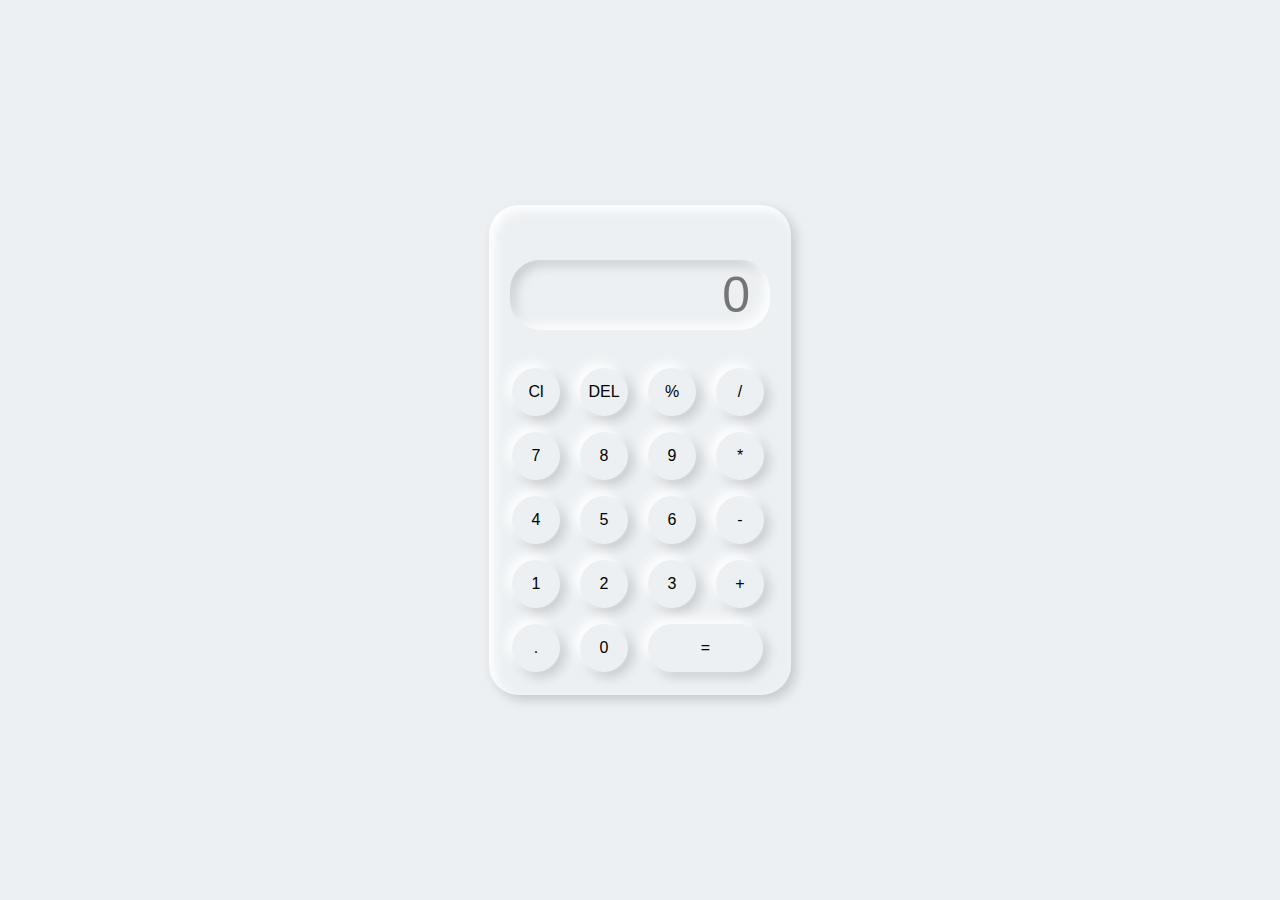
<file: Task 1/index.html>
<!DOCTYPE html>
<html lang="en">
<head>
    <meta charset="UTF-8">
    <meta http-equiv="X-UA-Compatible" content="IE=edge">
    <meta name="viewport" content="width=device-width, initial-scale=1.0">
    <title>Calculator</title>
    <link rel="stylesheet"  href="calci.css">
</head>
<body>
    <div class="container">
        <div class="Calculator">
            <input type="text" placeholder="0" id="outputscreen">
            <button onclick="Clear()">Cl</button>
            <button onclick="del()">DEL</button>
            <button onclick="display('%')">%</button>
            <button onclick="display('/')">/</button>
            <button onclick="display('7')">7</button>
            <button onclick="display('8')">8</button>
            <button onclick="display('9')">9</button>
            <button onclick="display('*')">*</button>
            <button onclick="display('4')">4</button>
            <button onclick="display('5')">5</button>
            <button onclick="display('6')">6</button>
            <button onclick="display('-')">-</button>
            <button onclick="display('1')">1</button>
            <button onclick="display('2')">2</button>
            <button onclick="display('3')">3</button>
            <button onclick="display('+')">+</button>
            <button onclick="display('.')">.</button>
            <button onclick="display('0')">0</button>
            <button onclick="Calculate()" class="equal">=</button>
        </div>
    </div>

    <script>
        let outputScreen=document.getElementById("outputscreen")
        function display(num){
            outputScreen.value += num
        }
        function Calculate(){
        try{
            outputScreen.value=eval(outputScreen.value);
        }
        catch(err){
            alert("Invalid")
        }
        }
        function Clear(){
            outputScreen.value="";
        }
        function del(){
            outputScreen.value=outputScreen.value.slice(0,-1)
        }
    </script>
</body>
</html>
</file>
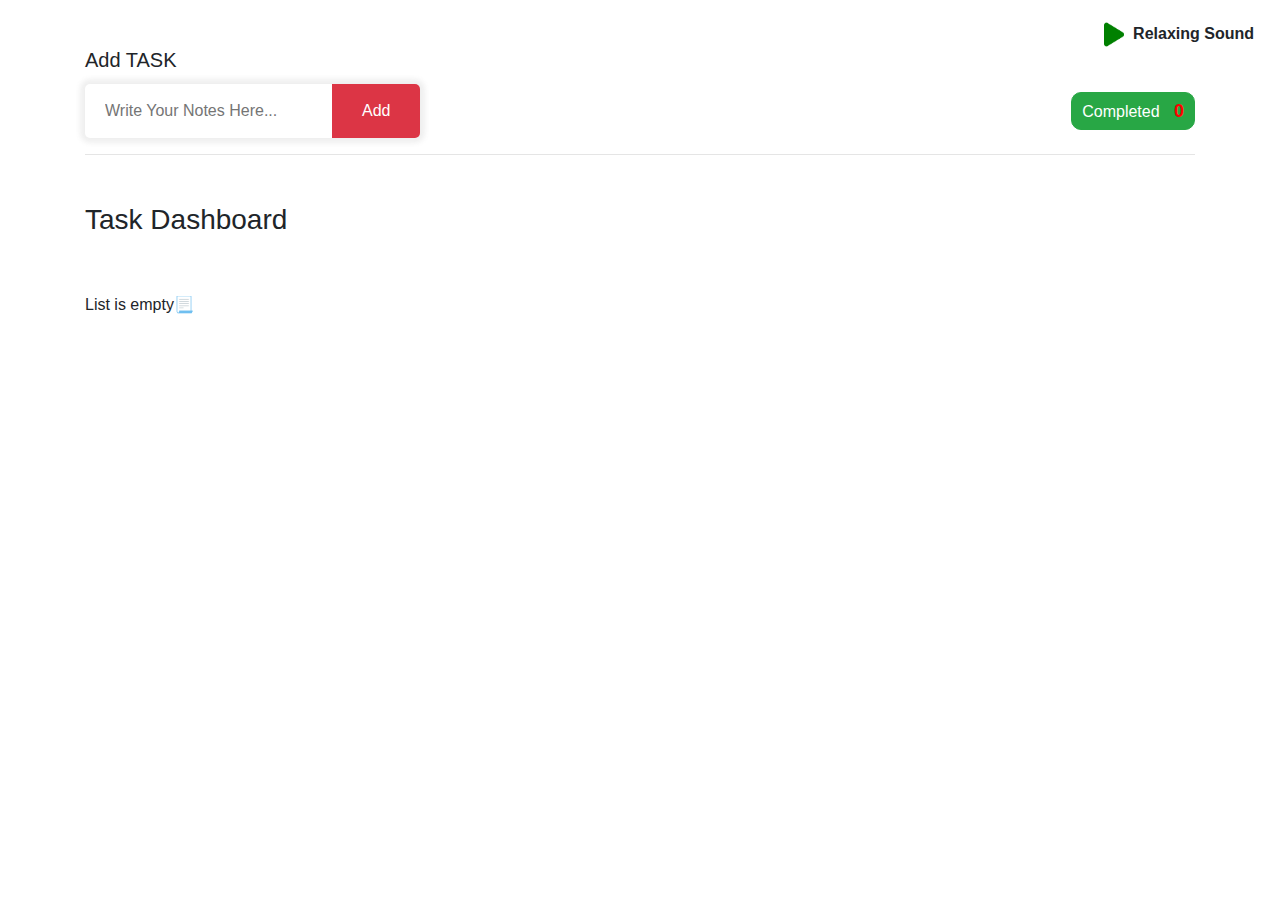
<file: Task 3/index.html>
<!DOCTYPE html>
<html lang="en">

<head>
    <meta charset="UTF-8">
    <meta http-equiv="X-UA-Compatible" content="IE=edge">
    <meta name="viewport" content="width=device-width, initial-scale=1.0">
    <title>To-Do WebApp - Task 3</title>
    <link rel="stylesheet" href="https://maxcdn.bootstrapcdn.com/bootstrap/4.0.0/css/bootstrap.min.css"
        integrity="sha384-Gn5384xqQ1aoWXA+058RXPxPg6fy4IWvTNh0E263XmFcJlSAwiGgFAW/dAiS6JXm" crossorigin="anonymous">
    <link rel="stylesheet" href="https://cdnjs.cloudflare.com/ajax/libs/font-awesome/6.2.1/css/all.min.css"
        integrity="sha512-MV7K8+y+gLIBoVD59lQIYicR65iaqukzvf/nwasF0nqhPay5w/9lJmVM2hMDcnK1OnMGCdVK+iQrJ7lzPJQd1w=="
        crossorigin="anonymous" referrerpolicy="no-referrer" />
    <link rel="stylesheet" href="style.css">
</head>

<body>

    <div class="music">
        <p>
            <img id="playSound" class="playsound" src="./play-solid.png" alt="">
            Relaxing Sound
        </p>
    </div>
    <div class="container py-5 mx-auto">
        <!-- Task input section began -->
        <div class="noteDiv">
            <h5 class="card-title">Add TASK</h5>
            <div>
                <div class="card-pd d-flex">
                    <input class="addNote" id="addNote" placeholder="Write Your Notes Here..."></input>
                    <button class="btn btn-danger" id="inputTask">Add</button>
                </div>
                <div>
                    <p class="completed btn" id="allCompletedTask">Completed <span id="completedNumber">0</span></p>
                </div>
            </div>
        </div>
        <hr>
        <div class="task-list">
            <h3 id="insertName">Task Dashboard</h3>
            <div class="row py-5 mx-auto d-flex" id="pushNote">

            </div>
        </div>
    </div>

    <section class="taskC hide">
        <img class="playsound close" src="./xmark-solid.png" alt="">
        <h3 class="title">Completed Task</h3>
        <div class="taskComplete">
            <div class="row mx-2 py-5" id="pushComplete">
            </div>
        </div>
    </section>
    <audio id="sound"></audio>
    <audio id="relax"></audio>
    <script src="app.js"></script>
</body>

</html>
</file>
<file: Task 1/calci.css>
*{
    margin: 0;
    padding: 0;
    box-sizing:border-box;
    background-color: #ecf0f3;
    font-family: sans-serif;
    outline: none;
}
.container{
    height: 100vh;
    display: flex;
    justify-content: center;
    align-items: center;
}
.Calculator{
    background-color: #ecf0f3;
    padding: 15px;
    border-radius: 30px;
    box-shadow: inset 5px 5px 12px #ffffff,
                      5px 5px 12px rgba(0,0,0,.16);
    display: grid;
    grid-template-columns: repeat(4,68px);
}
input{
    grid-column: span 4;
    height: 70px;
    width: 260px;
    background-color: #ecf0f3;
    box-shadow: inset -5px -5px 12px #ffffff,
                inset 5px 5px 12px rgba(0,0,0,.16);
    border: none;
    border-radius: 30px;
    color: rgba(70,70,70);
    font-size: 50px;
    text-align: end;
    margin: auto;
    margin-top: 40px;
    margin-bottom: 30px;
    padding: 20px;
}
button{
    height: 48px;
    width: 48px;
    background-color: #ecf0f3;
    box-shadow: -5px -5px 12px #ffffff,
                5px 5px 12px rgba(0,0,0,.16);
    border: none;
    border-radius: 50%;
    margin: 8px;
    font-size: 16px;
}
.equal{
    width: 115px;
    border-radius: 40px;
    background-color: #ecf0f3;
    box-shadow: -5px -5px 12px #ffffff,
                    5px 5px 12px rgba(0,0,0,.16);
}
</file>
<file: Task 3/style.css>
body{
    background-image: url(https://i.pinimg.com/originals/ac/54/a1/ac54a128942c750799c2c1fe144d2467.jpg);
    background-repeat: no-repeat;
}

p{
    margin-bottom: 0 !important;
}

.card-pd {
    padding: 0;
    background-color: white;
    max-width: 400px;
    border-radius: 5px;
    box-shadow: 0 0 5px 5px rgba(100, 100, 100, 0.1);
}

#pushNote {
    justify-content: center;
    gap: 10px;
}

.card-pd input {
    border: none;
    border-radius: 0 !important;
    padding: 10px;
    width: 100%;
    outline: none;
    padding: 15px 20px !important;
    background: transparent;
}

.card-pd button {
    color: #fff;
    border: none;
    padding: 15px 30px;
    border-radius: 0 5px 5px 0;
}

.task-list {
    margin-top: 3rem;
}

.card-pd input {
    background: transparent;
}

.navbar-nav {
    width: 100%;
    display: flex;
    justify-content: space-between;
}

.completed {
    margin: 0;
}

.completed {
    color: #fff;
    border-radius: 10px;
    padding: 5px 10px;
    background-color: #28a745;
    border-color: #28a745;
}

.completed span {
    font-weight: bold;
    margin-left: 10px;
    font-size: 1.12rem;
}

.todoCard {
    position: relative;
    background-color: white;
    border-radius: 6px;
    color: #000 !important;
    box-shadow: 0 0 5px 0 rgba(40, 6, 190, 0.5);
    color: #fff;
    border: none;
}

.res-form {
    visibility: hidden;
}


.music {
    position: absolute;
    top: 1rem;
    right: 1rem;
    padding: 5px 10px;
    border-radius: 10px;

}

.playsound {
    width: 20px;
    cursor: pointer;
    margin-right: 5px;
}
.noteDiv > div{
    display: flex;
    justify-content: space-between;
    align-items: center;
}

.close {
    margin: 30px;
    z-index: 9999999;
    cursor: pointer;
}

.music p {
    font-weight: 600;
    margin-bottom: 0 !important;
}

.taskC {
    z-index: 111;
    background-color: rgba(0, 0, 0, 0.1);
    width: 100vw;
    height: 100vh;
    top: 0;
    left: 0;
    right: 0;
    position: absolute;
    backdrop-filter: blur(5px);
}

.taskComplete {
    max-width: 800px;
    height: 500px;
    margin: auto;
    overflow-y: scroll;
    overflow-x: hidden;
}
#pushComplete{
    flex-direction: column;
}
#tskbox{
    width: 90%;
    margin: auto;
}
.hide {
    display: none;
}

.open {
    display: block;
}

.title {
    margin-top: 4rem;
    font-family: 'Gill Sans', 'Gill Sans MT', Calibri, 'Trebuchet MS', sans-serif;
    text-transform: uppercase;
    font-weight: 600;
    text-align: center;
    background: linear-gradient(180deg, rgb(234, 0, 255), rgb(82, 4, 228));
    background-clip: text;
    -webkit-background-clip: text;
    -webkit-text-fill-color: transparent;
}

#pushNote {
    display: flex;
    justify-content: flex-start !important;
}

.card-text {
    font-size: 1.5rem;
    font-weight: 600;
    text-transform: capitalize;
    margin-bottom: 1rem;
}

@media (max-width: 991px) {
    .res-form {
        visibility: visible;
    }

    .completed {
        margin-top: 20px;
    }

    #pushNote {
        gap: 10px;
        flex-direction: column !important;
        justify-content: center;
    }
    .noteDiv > div{
        flex-direction: column;
    }
    #tskbox{
        margin-left: 0;
    }
}
i{
    height: 30px;
}

.card-number{
    position: absolute;
    top: 0;
    left: 10px;    
    font-size: 2rem;
    opacity: 0.3;
    font-weight: 700;
}
.ncTask{
    padding-left: 2rem;
}
.gap{
    gap: 10px;
}
</file>
